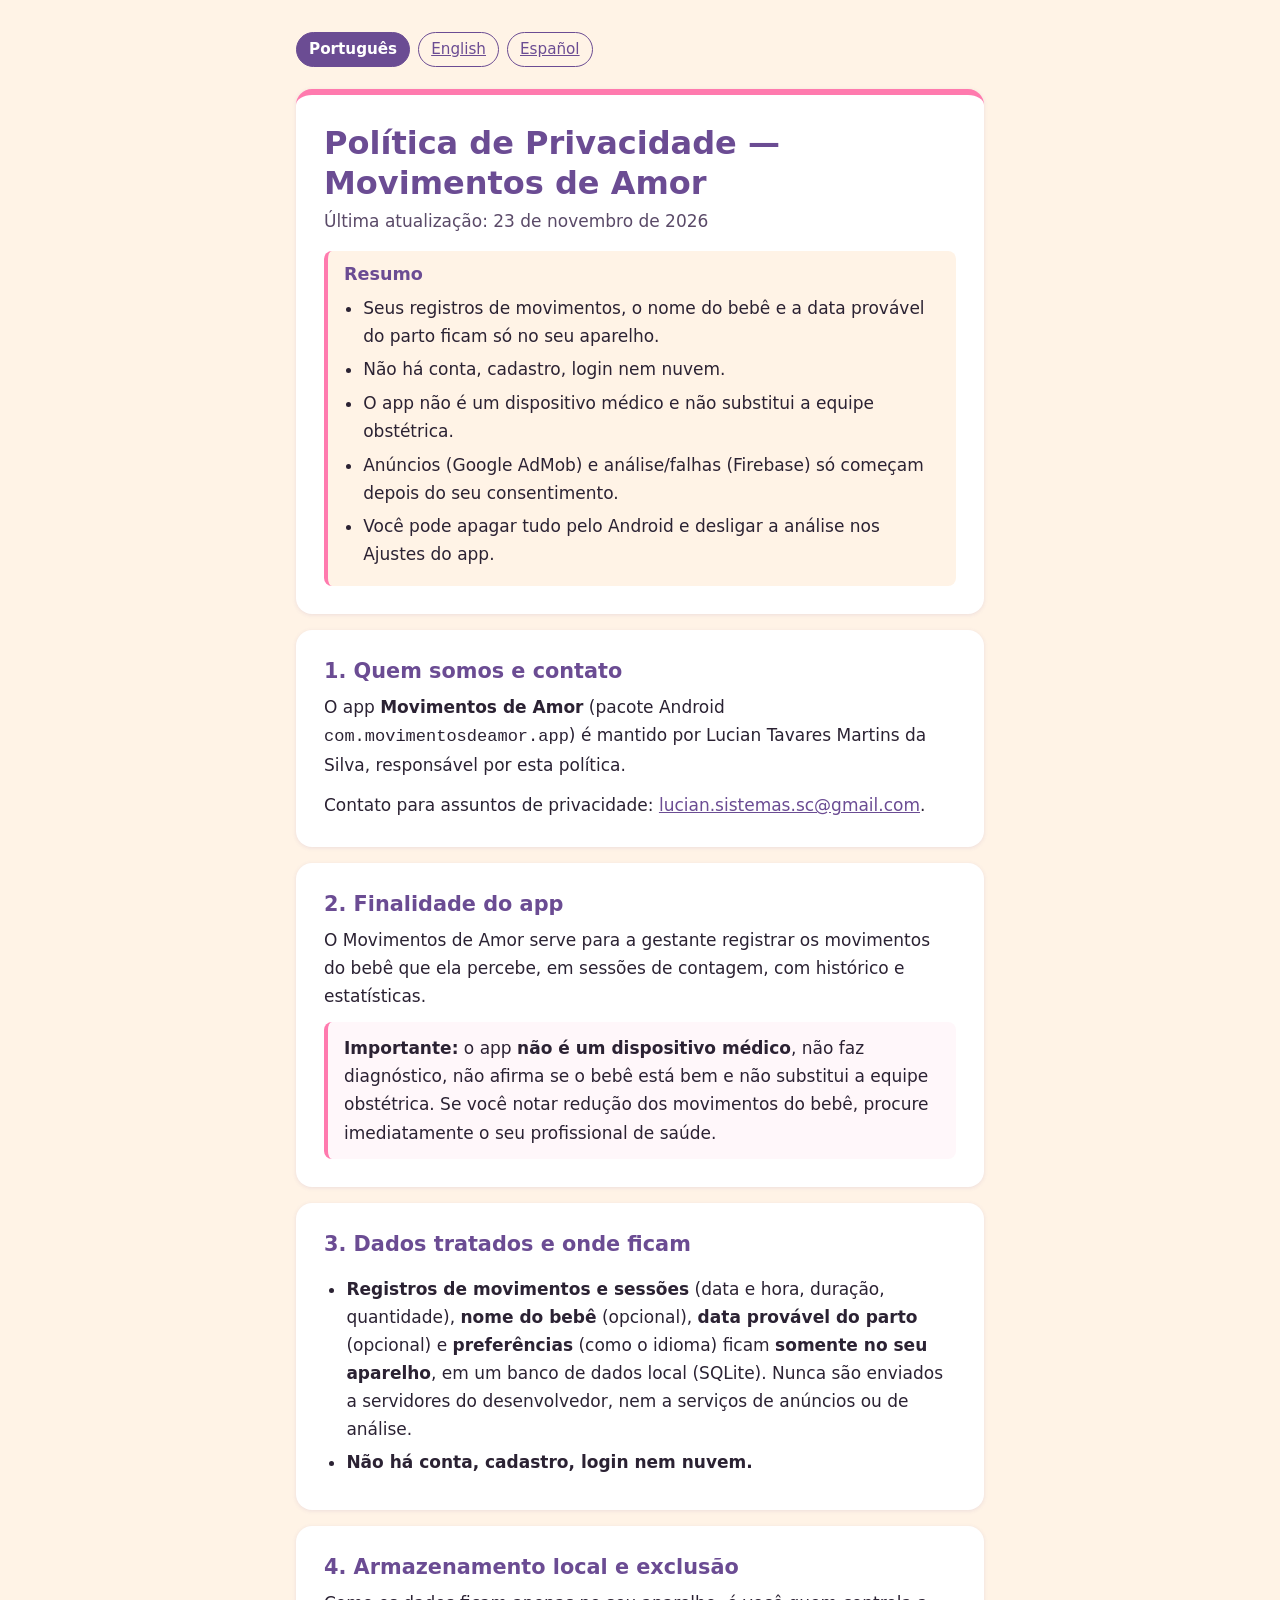
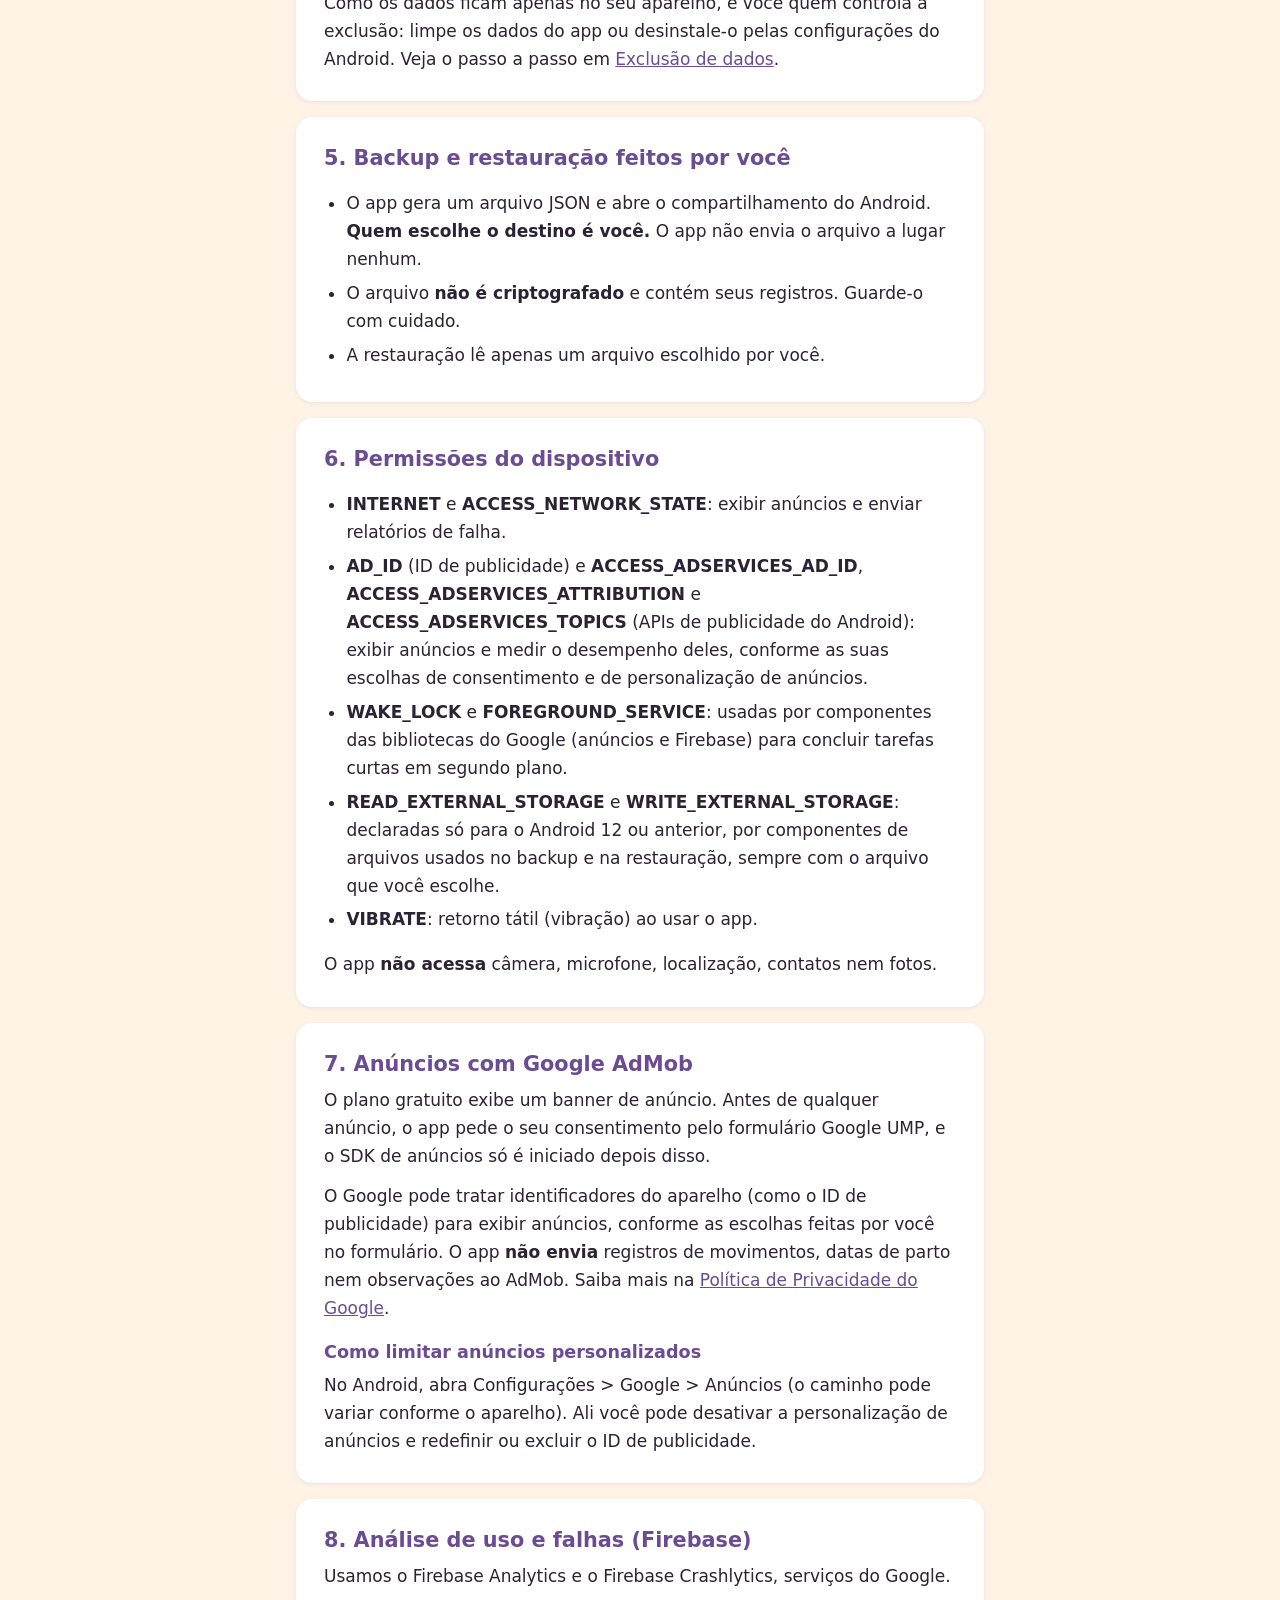
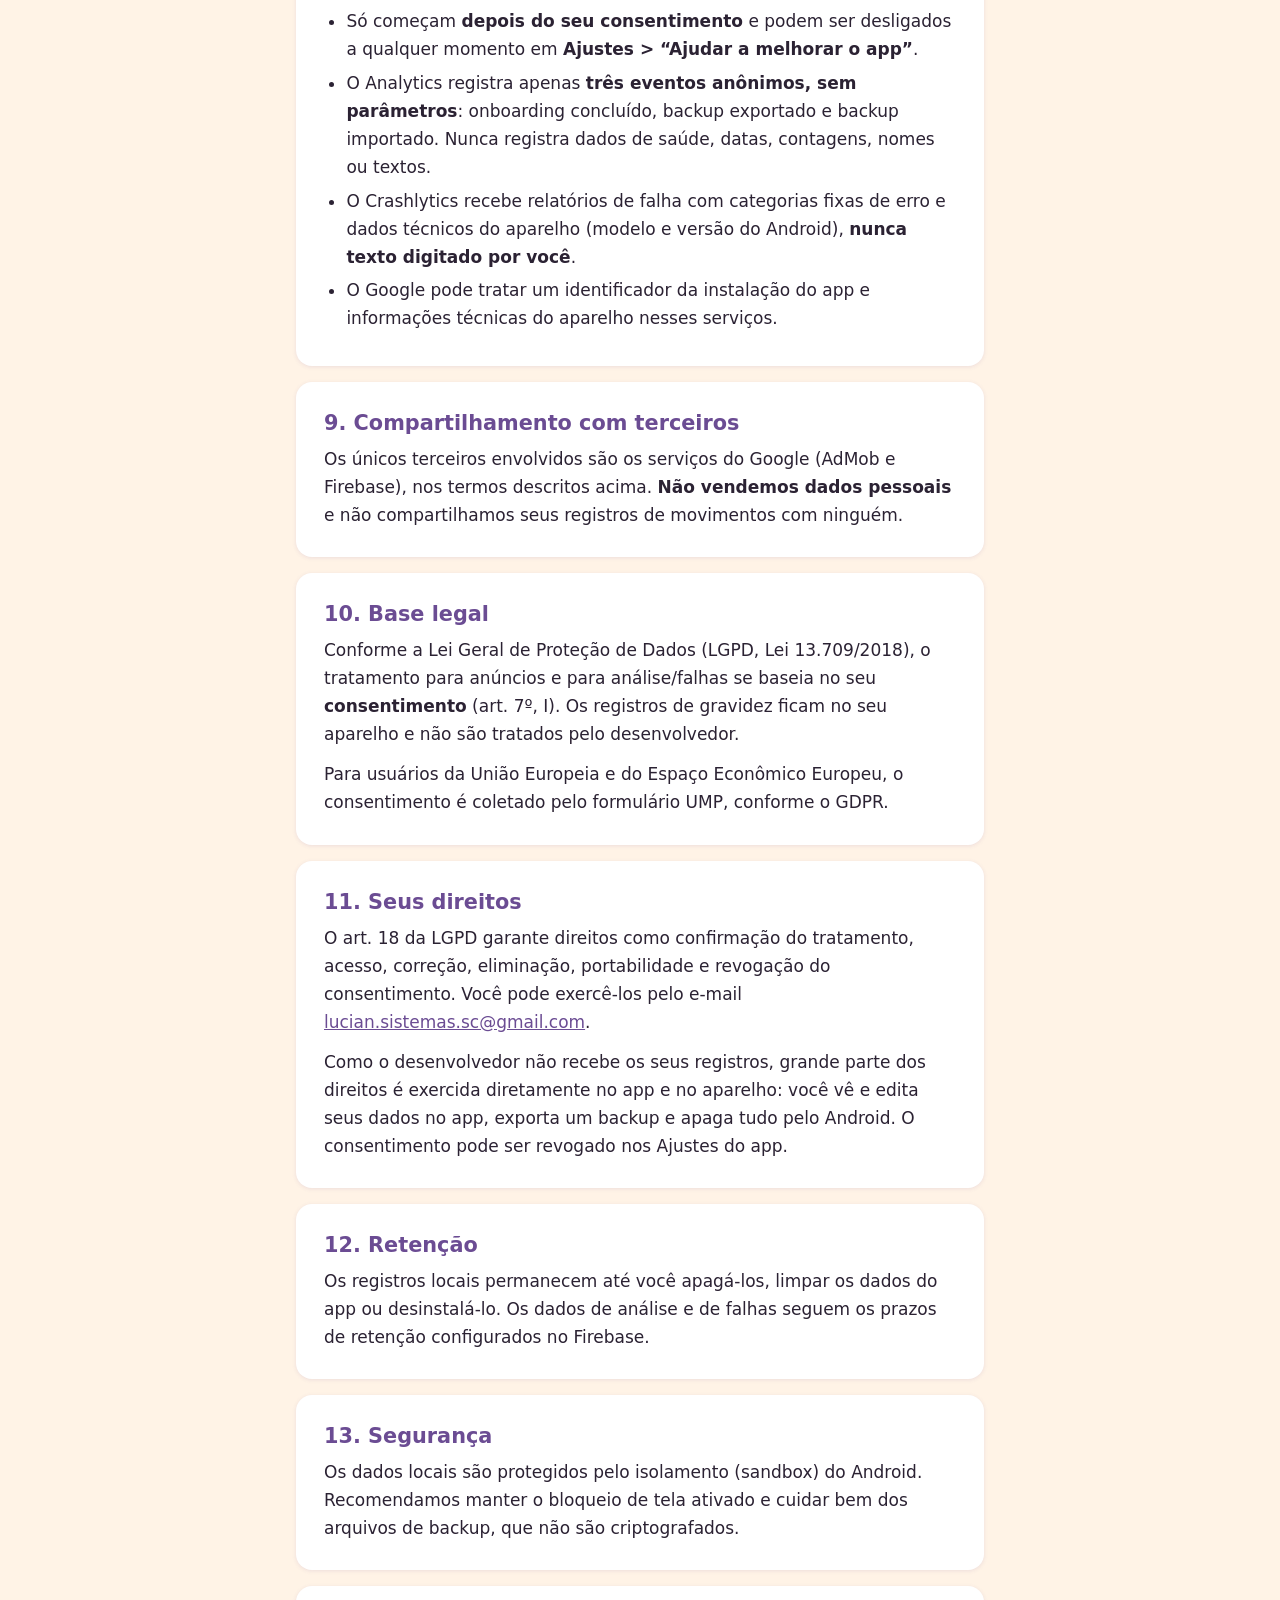
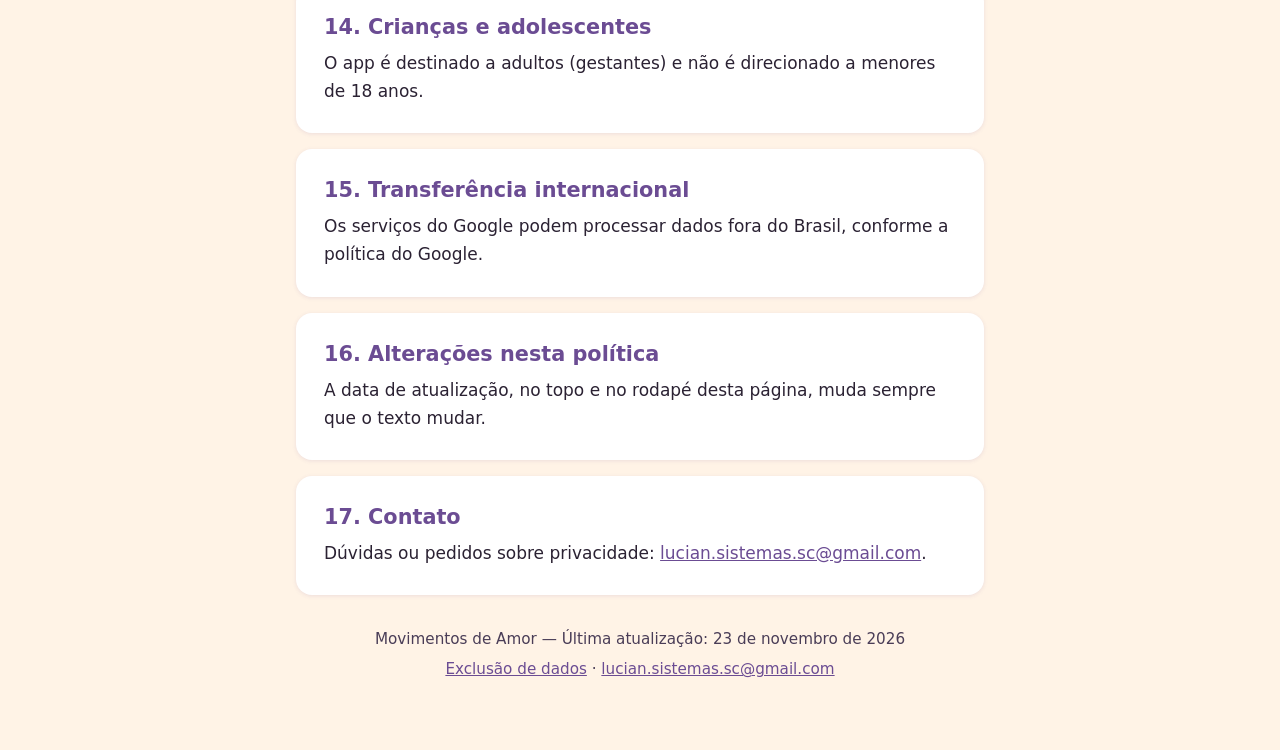
<file: index.html>
<!DOCTYPE html>
<html lang="pt-BR">
<head>
  <meta charset="utf-8">
  <meta name="viewport" content="width=device-width, initial-scale=1">
  <title>Política de Privacidade — Movimentos de Amor</title>
  <meta name="description" content="Política de privacidade do app Android Movimentos de Amor: quais dados são tratados, onde ficam, anúncios, análise e falhas, e seus direitos.">
  <link rel="stylesheet" href="style.css">
</head>
<body>
<!-- ATENÇÃO: atualize esta política (e as versões en/ e es/) ANTES de incluir qualquer novo serviço, SDK ou ferramenta de terceiros no app. -->
<div class="pagina">
  <nav aria-label="Idioma">
    <ul class="idiomas">
      <li><span aria-current="page">Português</span></li>
      <li><a href="en/" hreflang="en" lang="en">English</a></li>
      <li><a href="es/" hreflang="es" lang="es">Español</a></li>
    </ul>
  </nav>

  <header class="cartao">
    <h1>Política de Privacidade — Movimentos de Amor</h1>
    <p class="data">Última atualização: 23 de novembro de 2026</p>
    <div class="resumo">
      <h2>Resumo</h2>
      <ul>
        <li>Seus registros de movimentos, o nome do bebê e a data provável do parto ficam só no seu aparelho.</li>
        <li>Não há conta, cadastro, login nem nuvem.</li>
        <li>O app não é um dispositivo médico e não substitui a equipe obstétrica.</li>
        <li>Anúncios (Google AdMob) e análise/falhas (Firebase) só começam depois do seu consentimento.</li>
        <li>Você pode apagar tudo pelo Android e desligar a análise nos Ajustes do app.</li>
      </ul>
    </div>
  </header>

  <main>
    <section class="cartao" id="quem-somos">
      <h2>1. Quem somos e contato</h2>
      <p>O app <strong>Movimentos de Amor</strong> (pacote Android <code>com.movimentosdeamor.app</code>) é mantido por Lucian Tavares Martins da Silva, responsável por esta política.</p>
      <p>Contato para assuntos de privacidade: <a href="mailto:lucian.sistemas.sc@gmail.com">lucian.sistemas.sc@gmail.com</a>.</p>
    </section>

    <section class="cartao" id="finalidade">
      <h2>2. Finalidade do app</h2>
      <p>O Movimentos de Amor serve para a gestante registrar os movimentos do bebê que ela percebe, em sessões de contagem, com histórico e estatísticas.</p>
      <p class="aviso"><strong>Importante:</strong> o app <strong>não é um dispositivo médico</strong>, não faz diagnóstico, não afirma se o bebê está bem e não substitui a equipe obstétrica. Se você notar redução dos movimentos do bebê, procure imediatamente o seu profissional de saúde.</p>
    </section>

    <section class="cartao" id="dados">
      <h2>3. Dados tratados e onde ficam</h2>
      <ul>
        <li><strong>Registros de movimentos e sessões</strong> (data e hora, duração, quantidade), <strong>nome do bebê</strong> (opcional), <strong>data provável do parto</strong> (opcional) e <strong>preferências</strong> (como o idioma) ficam <strong>somente no seu aparelho</strong>, em um banco de dados local (SQLite). Nunca são enviados a servidores do desenvolvedor, nem a serviços de anúncios ou de análise.</li>
        <li><strong>Não há conta, cadastro, login nem nuvem.</strong></li>
      </ul>
    </section>

    <section class="cartao" id="armazenamento">
      <h2>4. Armazenamento local e exclusão</h2>
      <p>Como os dados ficam apenas no seu aparelho, é você quem controla a exclusão: limpe os dados do app ou desinstale-o pelas configurações do Android. Veja o passo a passo em <a href="exclusao-de-dados.html">Exclusão de dados</a>.</p>
    </section>

    <section class="cartao" id="backup">
      <h2>5. Backup e restauração feitos por você</h2>
      <ul>
        <li>O app gera um arquivo JSON e abre o compartilhamento do Android. <strong>Quem escolhe o destino é você.</strong> O app não envia o arquivo a lugar nenhum.</li>
        <li>O arquivo <strong>não é criptografado</strong> e contém seus registros. Guarde-o com cuidado.</li>
        <li>A restauração lê apenas um arquivo escolhido por você.</li>
      </ul>
    </section>

    <section class="cartao" id="permissoes">
      <h2>6. Permissões do dispositivo</h2>
      <ul>
        <li><strong>INTERNET</strong> e <strong>ACCESS_NETWORK_STATE</strong>: exibir anúncios e enviar relatórios de falha.</li>
        <li><strong>AD_ID</strong> (ID de publicidade) e <strong>ACCESS_ADSERVICES_AD_ID</strong>, <strong>ACCESS_ADSERVICES_ATTRIBUTION</strong> e <strong>ACCESS_ADSERVICES_TOPICS</strong> (APIs de publicidade do Android): exibir anúncios e medir o desempenho deles, conforme as suas escolhas de consentimento e de personalização de anúncios.</li>
        <li><strong>WAKE_LOCK</strong> e <strong>FOREGROUND_SERVICE</strong>: usadas por componentes das bibliotecas do Google (anúncios e Firebase) para concluir tarefas curtas em segundo plano.</li>
        <li><strong>READ_EXTERNAL_STORAGE</strong> e <strong>WRITE_EXTERNAL_STORAGE</strong>: declaradas só para o Android 12 ou anterior, por componentes de arquivos usados no backup e na restauração, sempre com o arquivo que você escolhe.</li>
        <li><strong>VIBRATE</strong>: retorno tátil (vibração) ao usar o app.</li>
      </ul>
      <p>O app <strong>não acessa</strong> câmera, microfone, localização, contatos nem fotos.</p>
    </section>

    <section class="cartao" id="anuncios">
      <h2>7. Anúncios com Google AdMob</h2>
      <p>O plano gratuito exibe um banner de anúncio. Antes de qualquer anúncio, o app pede o seu consentimento pelo formulário Google UMP, e o SDK de anúncios só é iniciado depois disso.</p>
      <p>O Google pode tratar identificadores do aparelho (como o ID de publicidade) para exibir anúncios, conforme as escolhas feitas por você no formulário. O app <strong>não envia</strong> registros de movimentos, datas de parto nem observações ao AdMob. Saiba mais na <a href="https://policies.google.com/privacy" rel="noopener">Política de Privacidade do Google</a>.</p>
      <h3>Como limitar anúncios personalizados</h3>
      <p>No Android, abra Configurações &gt; Google &gt; Anúncios (o caminho pode variar conforme o aparelho). Ali você pode desativar a personalização de anúncios e redefinir ou excluir o ID de publicidade.</p>
    </section>

    <section class="cartao" id="analise">
      <h2>8. Análise de uso e falhas (Firebase)</h2>
      <p>Usamos o Firebase Analytics e o Firebase Crashlytics, serviços do Google.</p>
      <ul>
        <li>Só começam <strong>depois do seu consentimento</strong> e podem ser desligados a qualquer momento em <strong>Ajustes &gt; “Ajudar a melhorar o app”</strong>.</li>
        <li>O Analytics registra apenas <strong>três eventos anônimos, sem parâmetros</strong>: onboarding concluído, backup exportado e backup importado. Nunca registra dados de saúde, datas, contagens, nomes ou textos.</li>
        <li>O Crashlytics recebe relatórios de falha com categorias fixas de erro e dados técnicos do aparelho (modelo e versão do Android), <strong>nunca texto digitado por você</strong>.</li>
        <li>O Google pode tratar um identificador da instalação do app e informações técnicas do aparelho nesses serviços.</li>
      </ul>
      <!-- Esta política deve ser atualizada antes de incluir qualquer novo serviço (análise, anúncios, SDKs de terceiros etc.). -->
    </section>

    <section class="cartao" id="terceiros">
      <h2>9. Compartilhamento com terceiros</h2>
      <p>Os únicos terceiros envolvidos são os serviços do Google (AdMob e Firebase), nos termos descritos acima. <strong>Não vendemos dados pessoais</strong> e não compartilhamos seus registros de movimentos com ninguém.</p>
    </section>

    <section class="cartao" id="base-legal">
      <h2>10. Base legal</h2>
      <p>Conforme a Lei Geral de Proteção de Dados (LGPD, Lei 13.709/2018), o tratamento para anúncios e para análise/falhas se baseia no seu <strong>consentimento</strong> (art. 7º, I). Os registros de gravidez ficam no seu aparelho e não são tratados pelo desenvolvedor.</p>
      <p>Para usuários da União Europeia e do Espaço Econômico Europeu, o consentimento é coletado pelo formulário UMP, conforme o GDPR.</p>
    </section>

    <section class="cartao" id="direitos">
      <h2>11. Seus direitos</h2>
      <p>O art. 18 da LGPD garante direitos como confirmação do tratamento, acesso, correção, eliminação, portabilidade e revogação do consentimento. Você pode exercê-los pelo e-mail <a href="mailto:lucian.sistemas.sc@gmail.com">lucian.sistemas.sc@gmail.com</a>.</p>
      <p>Como o desenvolvedor não recebe os seus registros, grande parte dos direitos é exercida diretamente no app e no aparelho: você vê e edita seus dados no app, exporta um backup e apaga tudo pelo Android. O consentimento pode ser revogado nos Ajustes do app.</p>
    </section>

    <section class="cartao" id="retencao">
      <h2>12. Retenção</h2>
      <p>Os registros locais permanecem até você apagá-los, limpar os dados do app ou desinstalá-lo. Os dados de análise e de falhas seguem os prazos de retenção configurados no Firebase.</p>
    </section>

    <section class="cartao" id="seguranca">
      <h2>13. Segurança</h2>
      <p>Os dados locais são protegidos pelo isolamento (sandbox) do Android. Recomendamos manter o bloqueio de tela ativado e cuidar bem dos arquivos de backup, que não são criptografados.</p>
    </section>

    <section class="cartao" id="criancas">
      <h2>14. Crianças e adolescentes</h2>
      <p>O app é destinado a adultos (gestantes) e não é direcionado a menores de 18 anos.</p>
    </section>

    <section class="cartao" id="transferencia">
      <h2>15. Transferência internacional</h2>
      <p>Os serviços do Google podem processar dados fora do Brasil, conforme a política do Google.</p>
    </section>

    <section class="cartao" id="alteracoes">
      <h2>16. Alterações nesta política</h2>
      <p>A data de atualização, no topo e no rodapé desta página, muda sempre que o texto mudar.</p>
    </section>

    <section class="cartao" id="contato">
      <h2>17. Contato</h2>
      <p>Dúvidas ou pedidos sobre privacidade: <a href="mailto:lucian.sistemas.sc@gmail.com">lucian.sistemas.sc@gmail.com</a>.</p>
    </section>
  </main>

  <footer>
    <p>Movimentos de Amor — Última atualização: 23 de novembro de 2026</p>
    <p><a href="exclusao-de-dados.html">Exclusão de dados</a> · <a href="mailto:lucian.sistemas.sc@gmail.com">lucian.sistemas.sc@gmail.com</a></p>
  </footer>
</div>
</body>
</html>
</file>
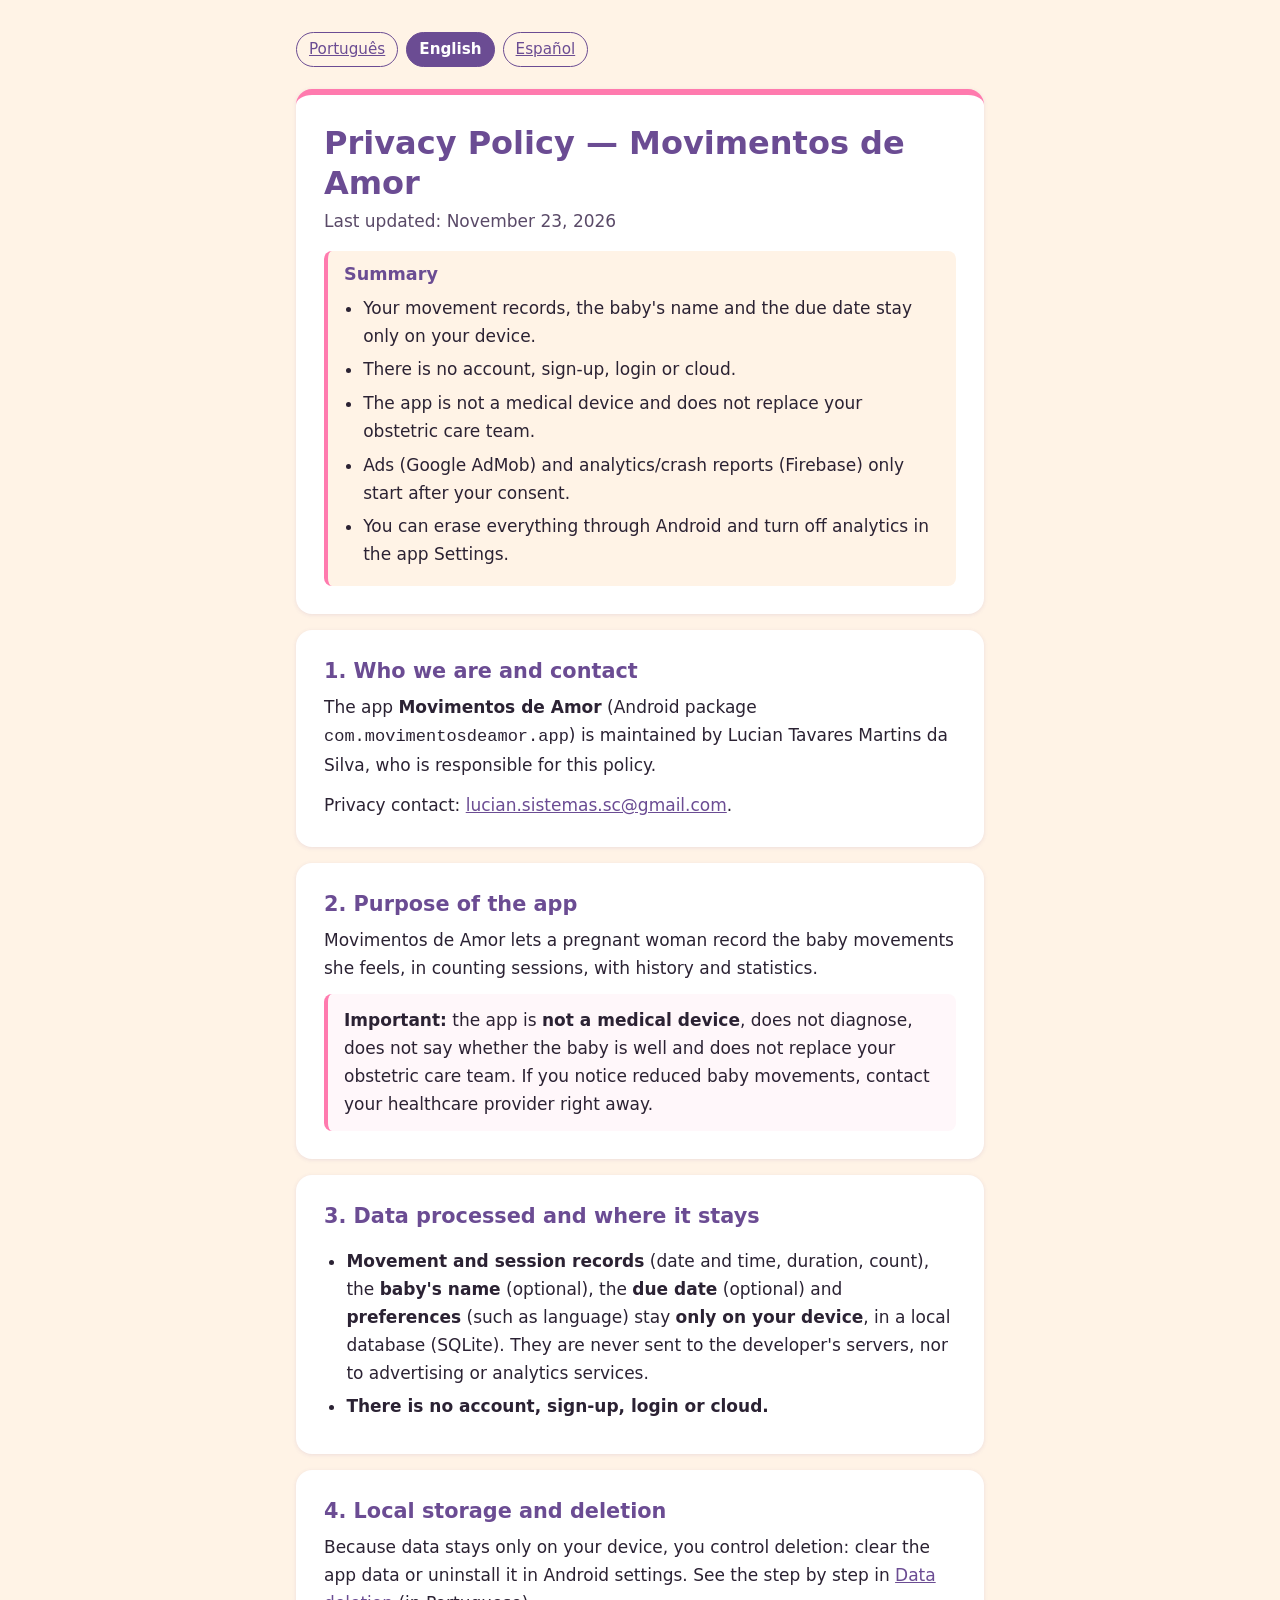
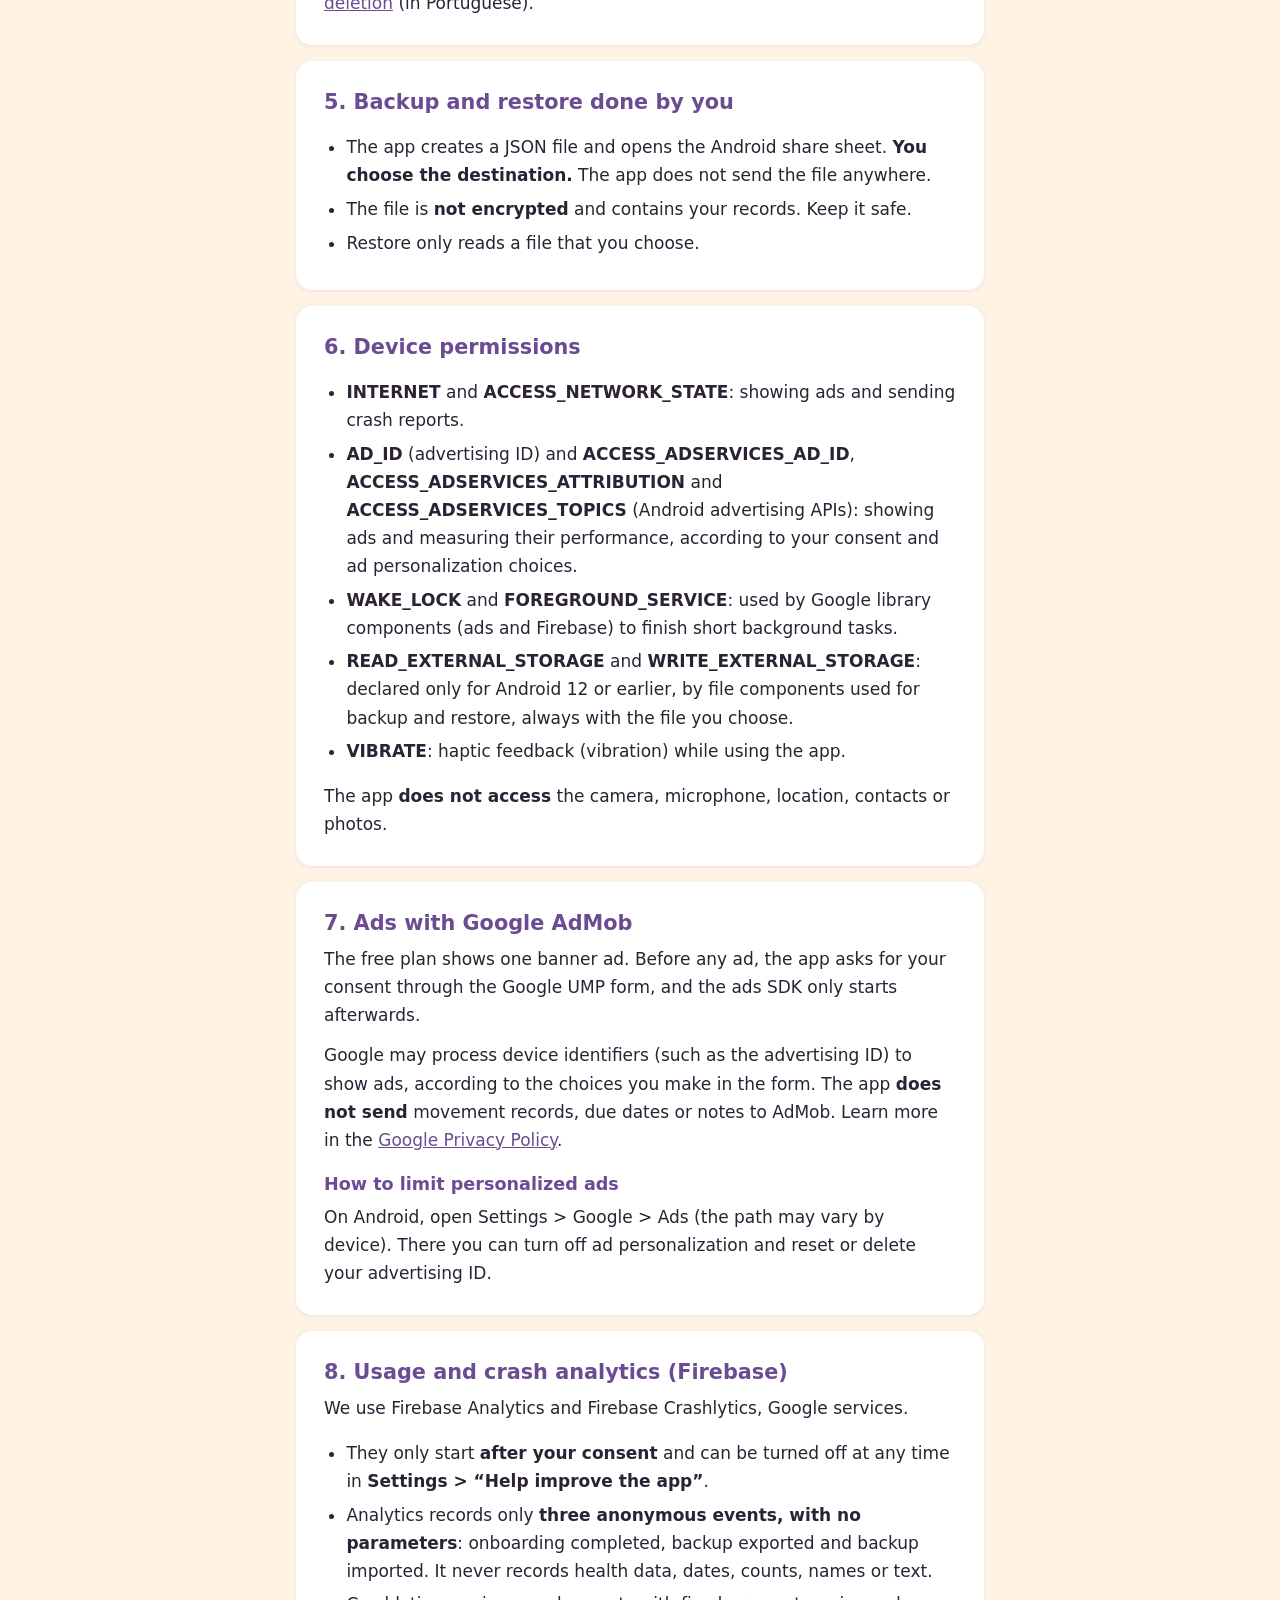
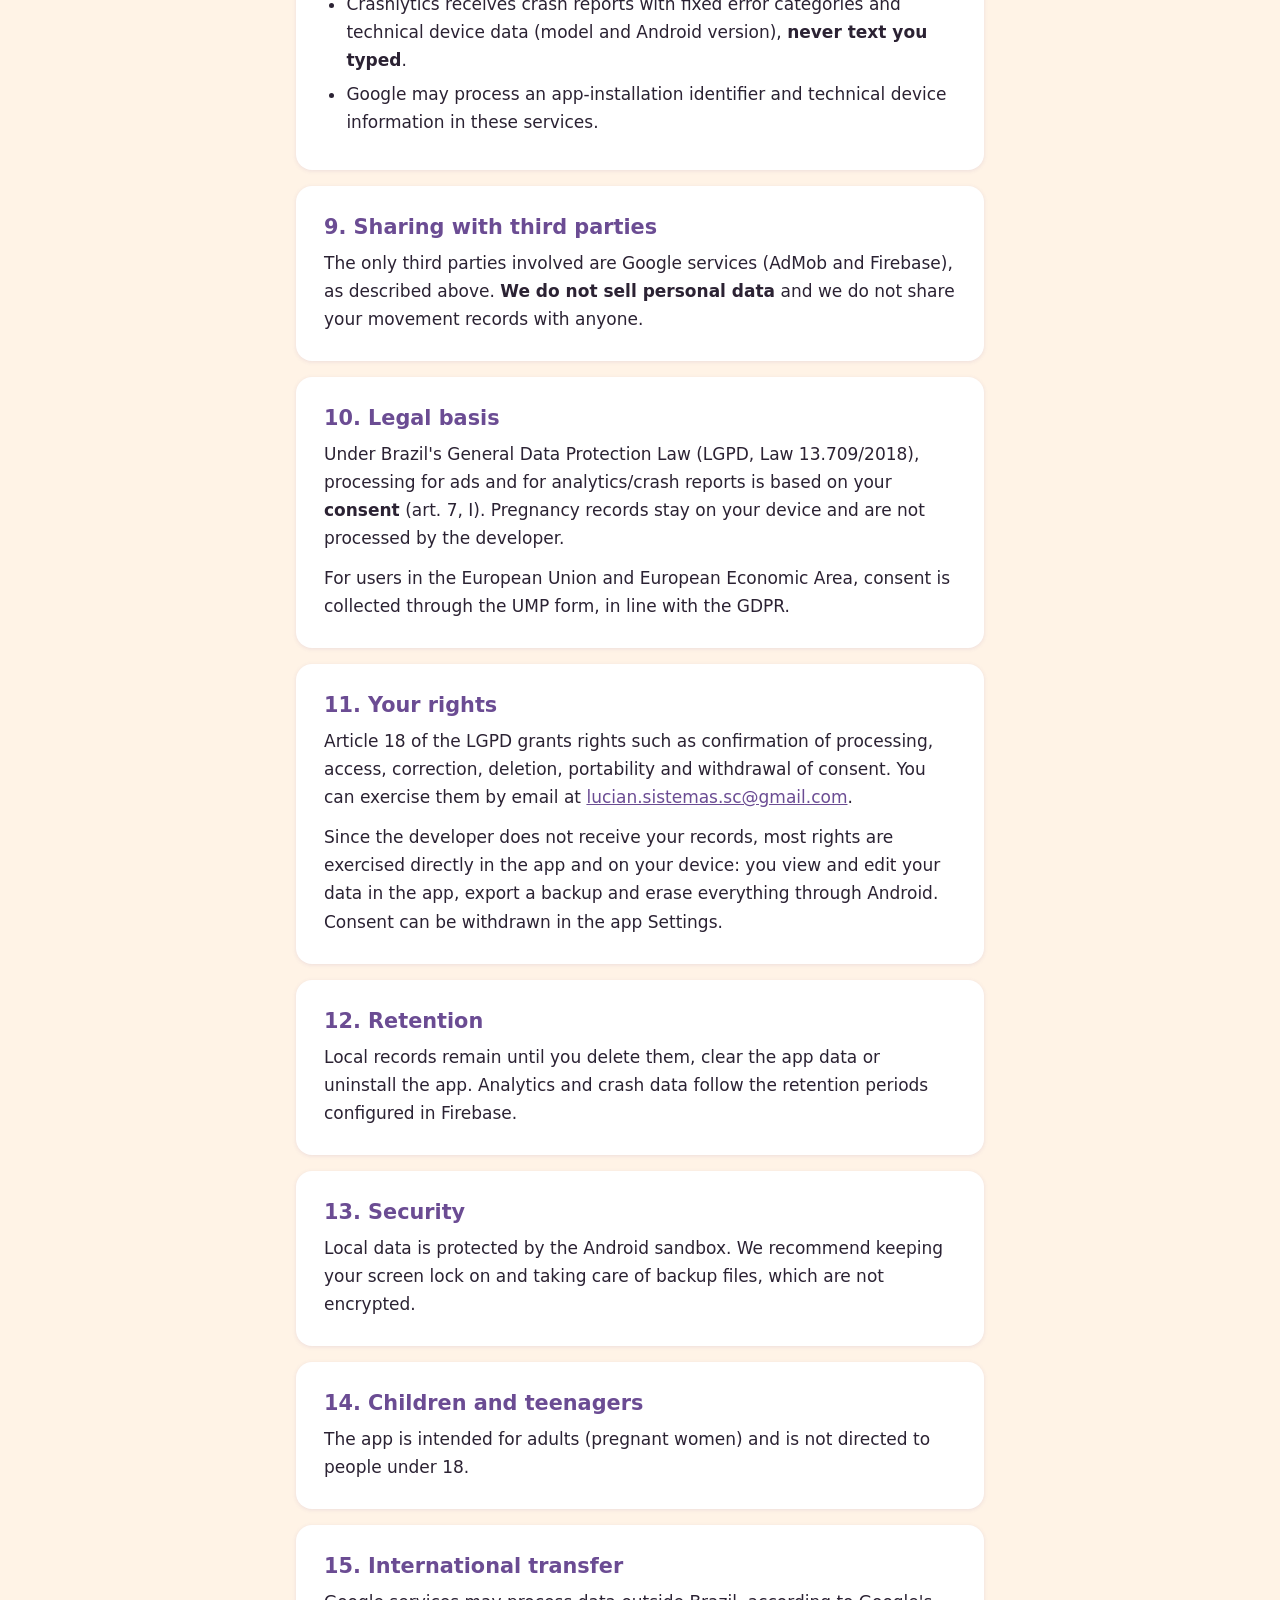
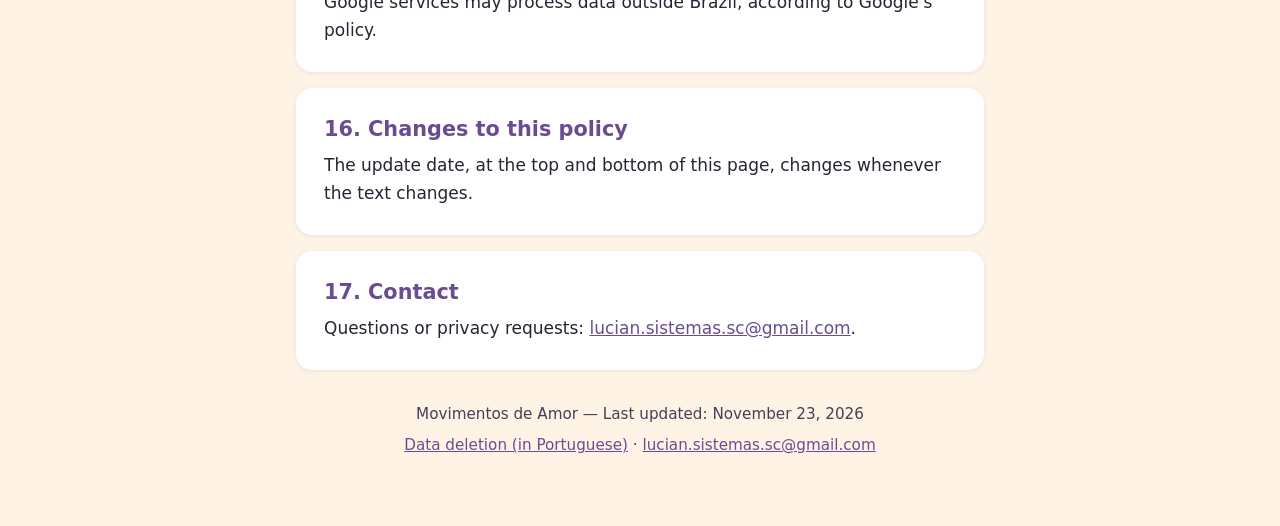
<file: en/index.html>
<!DOCTYPE html>
<html lang="en">
<head>
  <meta charset="utf-8">
  <meta name="viewport" content="width=device-width, initial-scale=1">
  <title>Privacy Policy — Movimentos de Amor</title>
  <meta name="description" content="Privacy policy of the Movimentos de Amor Android app: what data is processed, where it stays, ads, analytics and crash reports, and your rights.">
  <link rel="stylesheet" href="../style.css">
</head>
<body>
<!-- NOTICE: update this policy (and the pt-BR and es versions) BEFORE adding any new service, SDK or third-party tool to the app. -->
<div class="pagina">
  <nav aria-label="Language">
    <ul class="idiomas">
      <li><a href="../" hreflang="pt-BR" lang="pt-BR">Português</a></li>
      <li><span aria-current="page">English</span></li>
      <li><a href="../es/" hreflang="es" lang="es">Español</a></li>
    </ul>
  </nav>

  <header class="cartao">
    <h1>Privacy Policy — Movimentos de Amor</h1>
    <p class="data">Last updated: November 23, 2026</p>
    <div class="resumo">
      <h2>Summary</h2>
      <ul>
        <li>Your movement records, the baby's name and the due date stay only on your device.</li>
        <li>There is no account, sign-up, login or cloud.</li>
        <li>The app is not a medical device and does not replace your obstetric care team.</li>
        <li>Ads (Google AdMob) and analytics/crash reports (Firebase) only start after your consent.</li>
        <li>You can erase everything through Android and turn off analytics in the app Settings.</li>
      </ul>
    </div>
  </header>

  <main>
    <section class="cartao" id="who-we-are">
      <h2>1. Who we are and contact</h2>
      <p>The app <strong>Movimentos de Amor</strong> (Android package <code>com.movimentosdeamor.app</code>) is maintained by Lucian Tavares Martins da Silva, who is responsible for this policy.</p>
      <p>Privacy contact: <a href="mailto:lucian.sistemas.sc@gmail.com">lucian.sistemas.sc@gmail.com</a>.</p>
    </section>

    <section class="cartao" id="purpose">
      <h2>2. Purpose of the app</h2>
      <p>Movimentos de Amor lets a pregnant woman record the baby movements she feels, in counting sessions, with history and statistics.</p>
      <p class="aviso"><strong>Important:</strong> the app is <strong>not a medical device</strong>, does not diagnose, does not say whether the baby is well and does not replace your obstetric care team. If you notice reduced baby movements, contact your healthcare provider right away.</p>
    </section>

    <section class="cartao" id="data">
      <h2>3. Data processed and where it stays</h2>
      <ul>
        <li><strong>Movement and session records</strong> (date and time, duration, count), the <strong>baby's name</strong> (optional), the <strong>due date</strong> (optional) and <strong>preferences</strong> (such as language) stay <strong>only on your device</strong>, in a local database (SQLite). They are never sent to the developer's servers, nor to advertising or analytics services.</li>
        <li><strong>There is no account, sign-up, login or cloud.</strong></li>
      </ul>
    </section>

    <section class="cartao" id="storage">
      <h2>4. Local storage and deletion</h2>
      <p>Because data stays only on your device, you control deletion: clear the app data or uninstall it in Android settings. See the step by step in <a href="../exclusao-de-dados.html" hreflang="pt-BR">Data deletion</a> (in Portuguese).</p>
    </section>

    <section class="cartao" id="backup">
      <h2>5. Backup and restore done by you</h2>
      <ul>
        <li>The app creates a JSON file and opens the Android share sheet. <strong>You choose the destination.</strong> The app does not send the file anywhere.</li>
        <li>The file is <strong>not encrypted</strong> and contains your records. Keep it safe.</li>
        <li>Restore only reads a file that you choose.</li>
      </ul>
    </section>

    <section class="cartao" id="permissions">
      <h2>6. Device permissions</h2>
      <ul>
        <li><strong>INTERNET</strong> and <strong>ACCESS_NETWORK_STATE</strong>: showing ads and sending crash reports.</li>
        <li><strong>AD_ID</strong> (advertising ID) and <strong>ACCESS_ADSERVICES_AD_ID</strong>, <strong>ACCESS_ADSERVICES_ATTRIBUTION</strong> and <strong>ACCESS_ADSERVICES_TOPICS</strong> (Android advertising APIs): showing ads and measuring their performance, according to your consent and ad personalization choices.</li>
        <li><strong>WAKE_LOCK</strong> and <strong>FOREGROUND_SERVICE</strong>: used by Google library components (ads and Firebase) to finish short background tasks.</li>
        <li><strong>READ_EXTERNAL_STORAGE</strong> and <strong>WRITE_EXTERNAL_STORAGE</strong>: declared only for Android 12 or earlier, by file components used for backup and restore, always with the file you choose.</li>
        <li><strong>VIBRATE</strong>: haptic feedback (vibration) while using the app.</li>
      </ul>
      <p>The app <strong>does not access</strong> the camera, microphone, location, contacts or photos.</p>
    </section>

    <section class="cartao" id="ads">
      <h2>7. Ads with Google AdMob</h2>
      <p>The free plan shows one banner ad. Before any ad, the app asks for your consent through the Google UMP form, and the ads SDK only starts afterwards.</p>
      <p>Google may process device identifiers (such as the advertising ID) to show ads, according to the choices you make in the form. The app <strong>does not send</strong> movement records, due dates or notes to AdMob. Learn more in the <a href="https://policies.google.com/privacy" rel="noopener">Google Privacy Policy</a>.</p>
      <h3>How to limit personalized ads</h3>
      <p>On Android, open Settings &gt; Google &gt; Ads (the path may vary by device). There you can turn off ad personalization and reset or delete your advertising ID.</p>
    </section>

    <section class="cartao" id="analytics">
      <h2>8. Usage and crash analytics (Firebase)</h2>
      <p>We use Firebase Analytics and Firebase Crashlytics, Google services.</p>
      <ul>
        <li>They only start <strong>after your consent</strong> and can be turned off at any time in <strong>Settings &gt; “Help improve the app”</strong>.</li>
        <li>Analytics records only <strong>three anonymous events, with no parameters</strong>: onboarding completed, backup exported and backup imported. It never records health data, dates, counts, names or text.</li>
        <li>Crashlytics receives crash reports with fixed error categories and technical device data (model and Android version), <strong>never text you typed</strong>.</li>
        <li>Google may process an app-installation identifier and technical device information in these services.</li>
      </ul>
    </section>

    <section class="cartao" id="third-parties">
      <h2>9. Sharing with third parties</h2>
      <p>The only third parties involved are Google services (AdMob and Firebase), as described above. <strong>We do not sell personal data</strong> and we do not share your movement records with anyone.</p>
    </section>

    <section class="cartao" id="legal-basis">
      <h2>10. Legal basis</h2>
      <p>Under Brazil's General Data Protection Law (LGPD, Law 13.709/2018), processing for ads and for analytics/crash reports is based on your <strong>consent</strong> (art. 7, I). Pregnancy records stay on your device and are not processed by the developer.</p>
      <p>For users in the European Union and European Economic Area, consent is collected through the UMP form, in line with the GDPR.</p>
    </section>

    <section class="cartao" id="rights">
      <h2>11. Your rights</h2>
      <p>Article 18 of the LGPD grants rights such as confirmation of processing, access, correction, deletion, portability and withdrawal of consent. You can exercise them by email at <a href="mailto:lucian.sistemas.sc@gmail.com">lucian.sistemas.sc@gmail.com</a>.</p>
      <p>Since the developer does not receive your records, most rights are exercised directly in the app and on your device: you view and edit your data in the app, export a backup and erase everything through Android. Consent can be withdrawn in the app Settings.</p>
    </section>

    <section class="cartao" id="retention">
      <h2>12. Retention</h2>
      <p>Local records remain until you delete them, clear the app data or uninstall the app. Analytics and crash data follow the retention periods configured in Firebase.</p>
    </section>

    <section class="cartao" id="security">
      <h2>13. Security</h2>
      <p>Local data is protected by the Android sandbox. We recommend keeping your screen lock on and taking care of backup files, which are not encrypted.</p>
    </section>

    <section class="cartao" id="children">
      <h2>14. Children and teenagers</h2>
      <p>The app is intended for adults (pregnant women) and is not directed to people under 18.</p>
    </section>

    <section class="cartao" id="international">
      <h2>15. International transfer</h2>
      <p>Google services may process data outside Brazil, according to Google's policy.</p>
    </section>

    <section class="cartao" id="changes">
      <h2>16. Changes to this policy</h2>
      <p>The update date, at the top and bottom of this page, changes whenever the text changes.</p>
    </section>

    <section class="cartao" id="contact">
      <h2>17. Contact</h2>
      <p>Questions or privacy requests: <a href="mailto:lucian.sistemas.sc@gmail.com">lucian.sistemas.sc@gmail.com</a>.</p>
    </section>
  </main>

  <footer>
    <p>Movimentos de Amor — Last updated: November 23, 2026</p>
    <p><a href="../exclusao-de-dados.html" hreflang="pt-BR">Data deletion (in Portuguese)</a> · <a href="mailto:lucian.sistemas.sc@gmail.com">lucian.sistemas.sc@gmail.com</a></p>
  </footer>
</div>
</body>
</html>
</file>
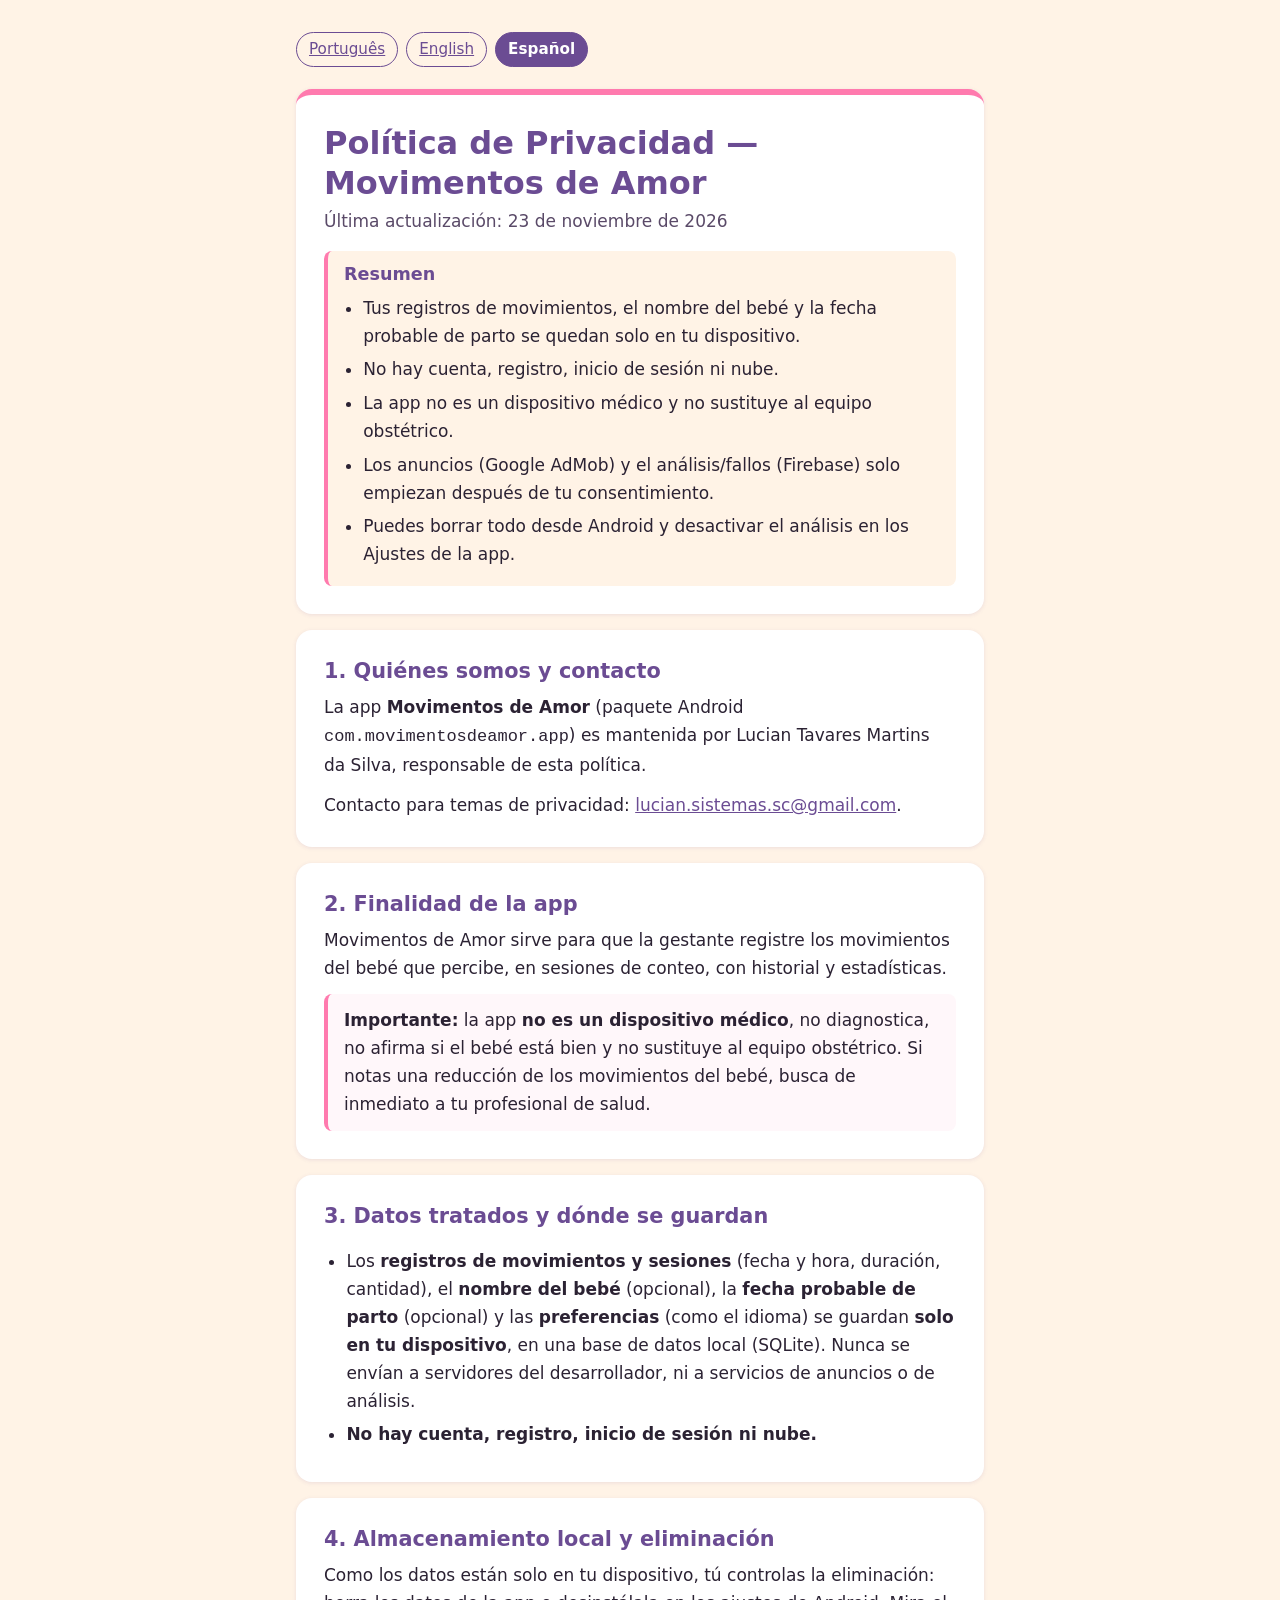
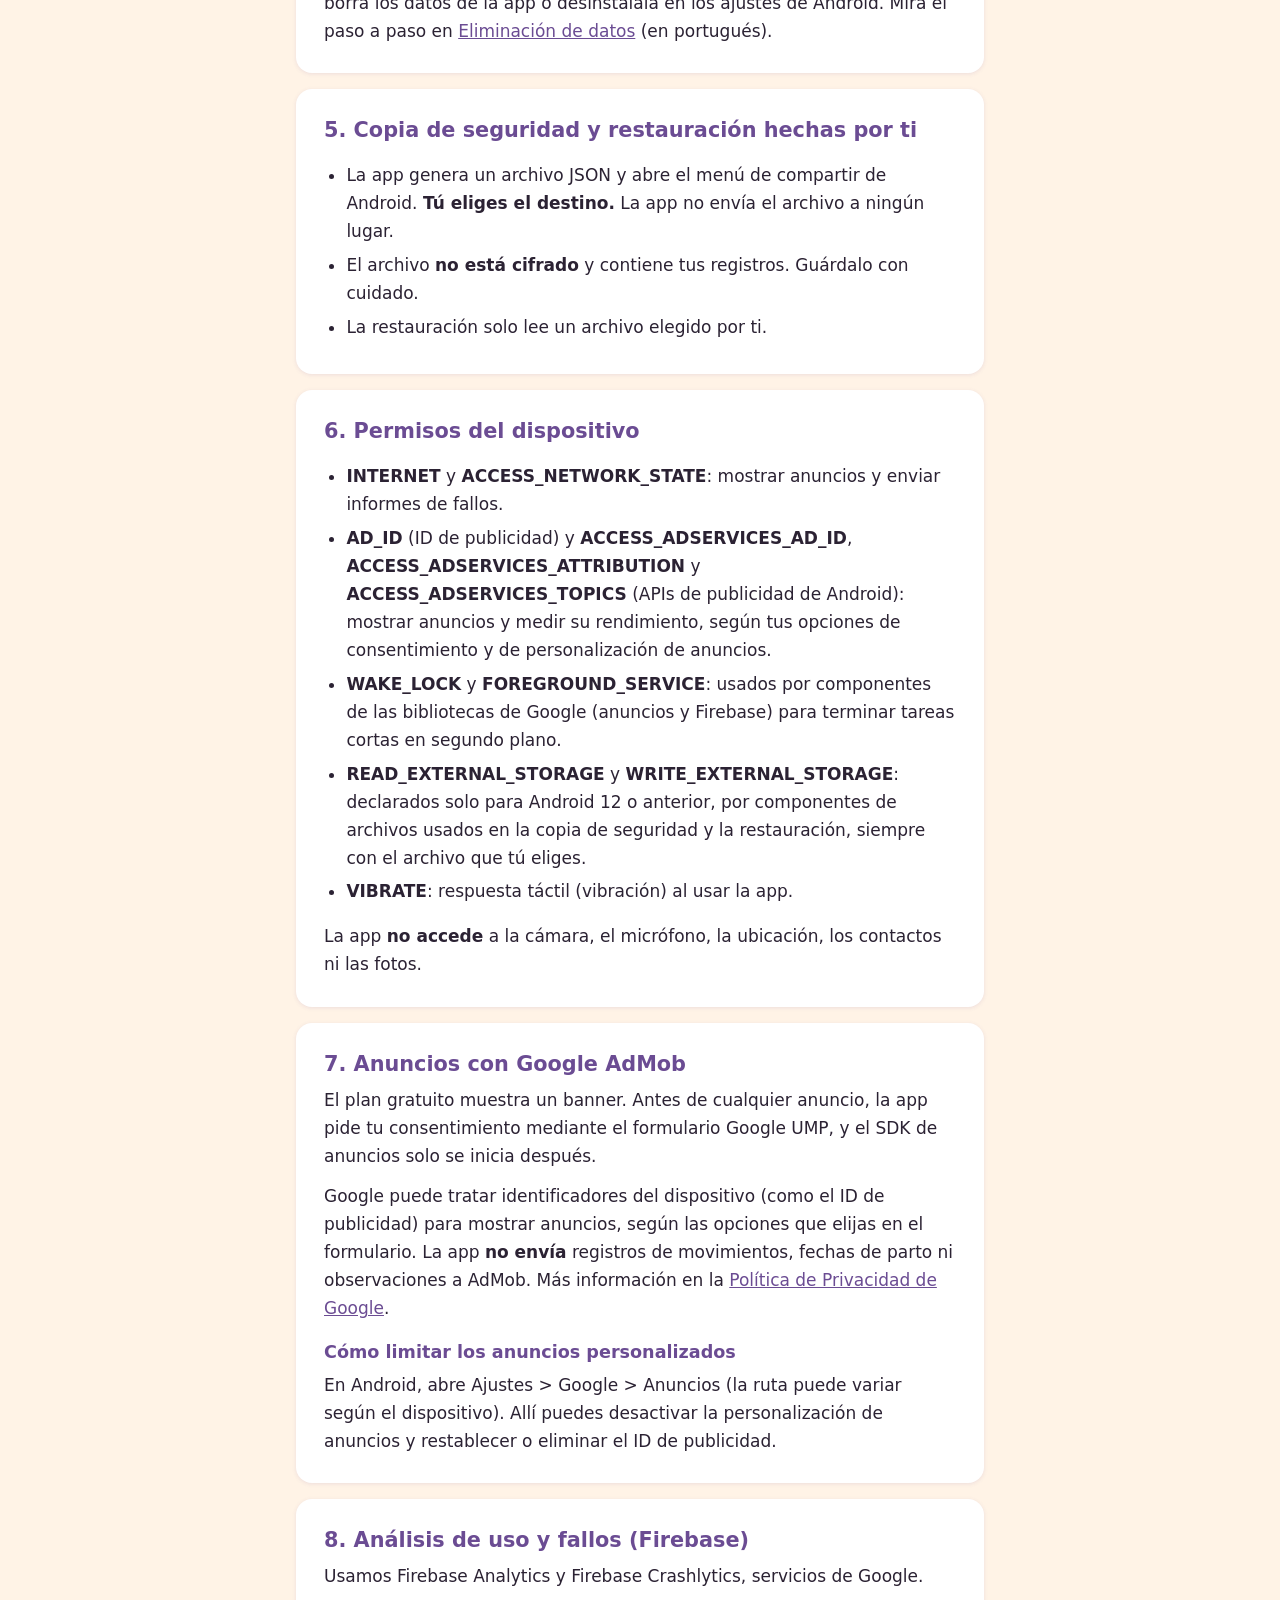
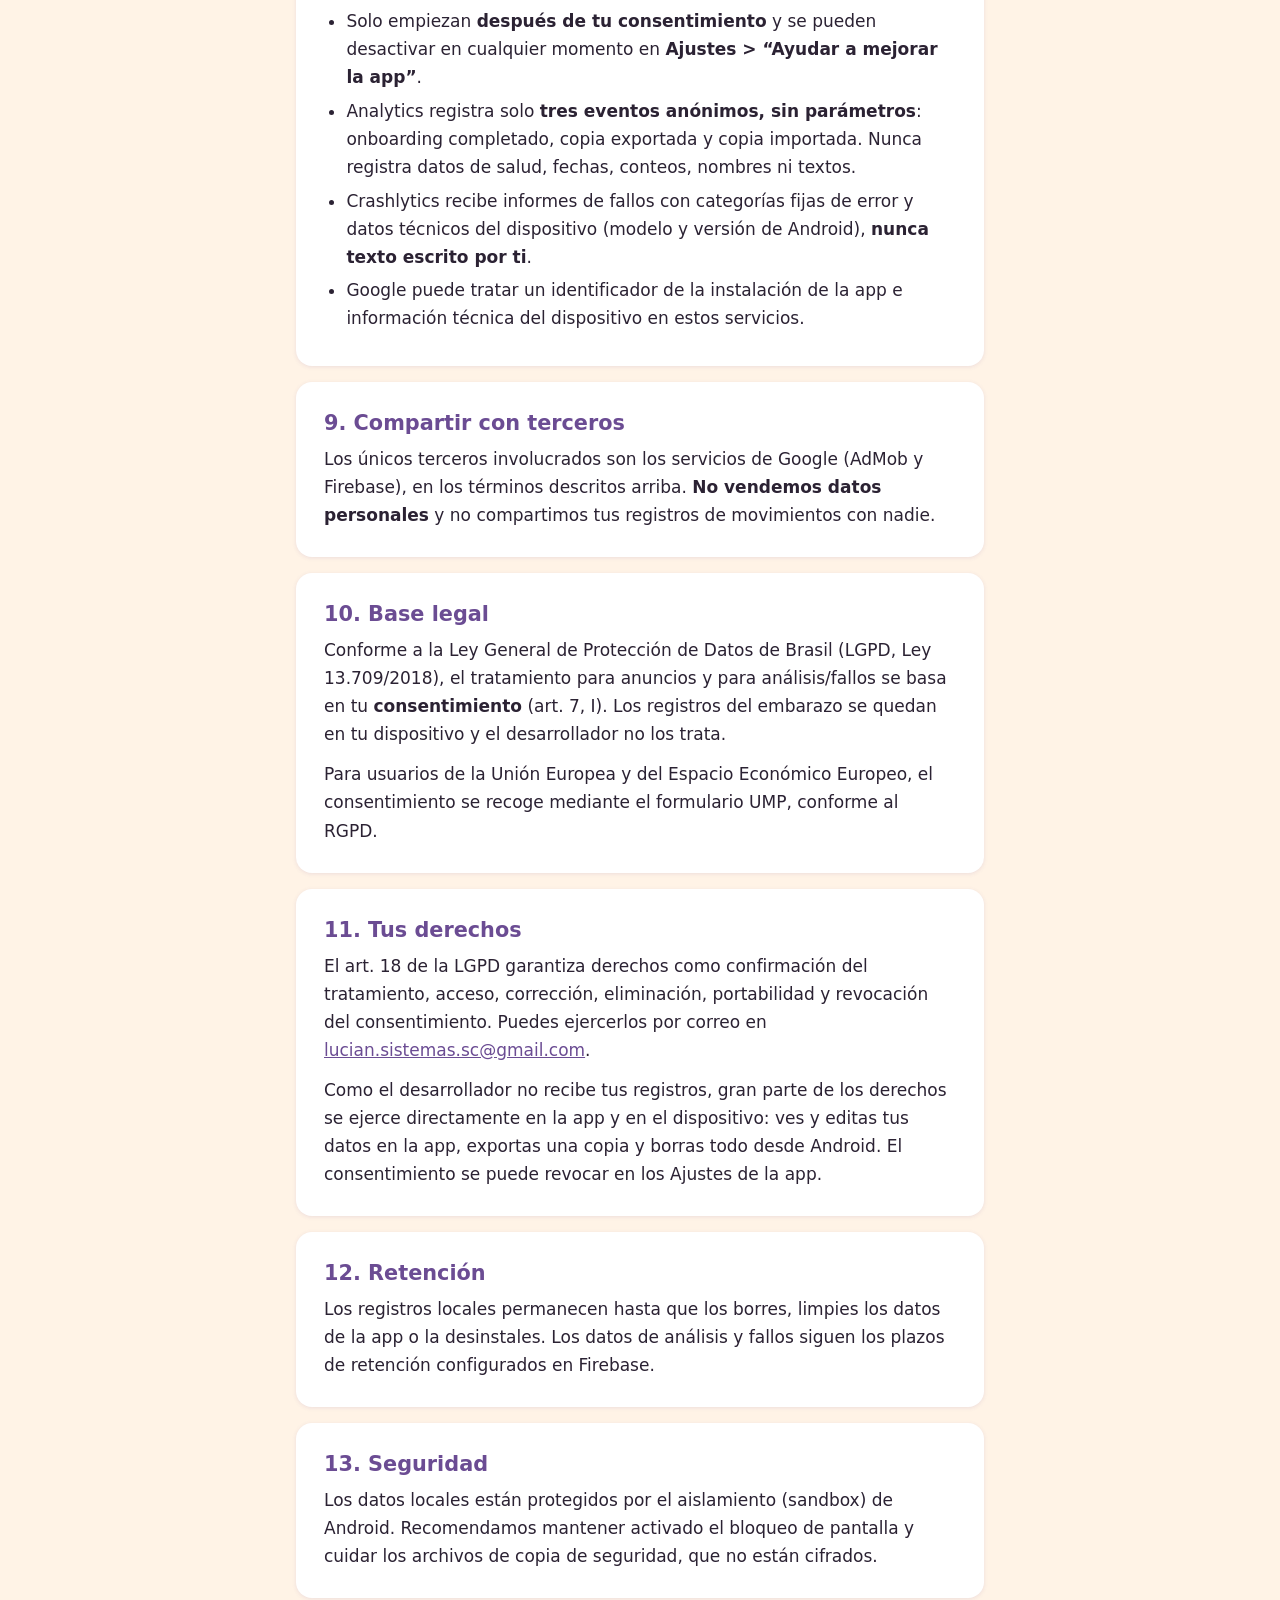
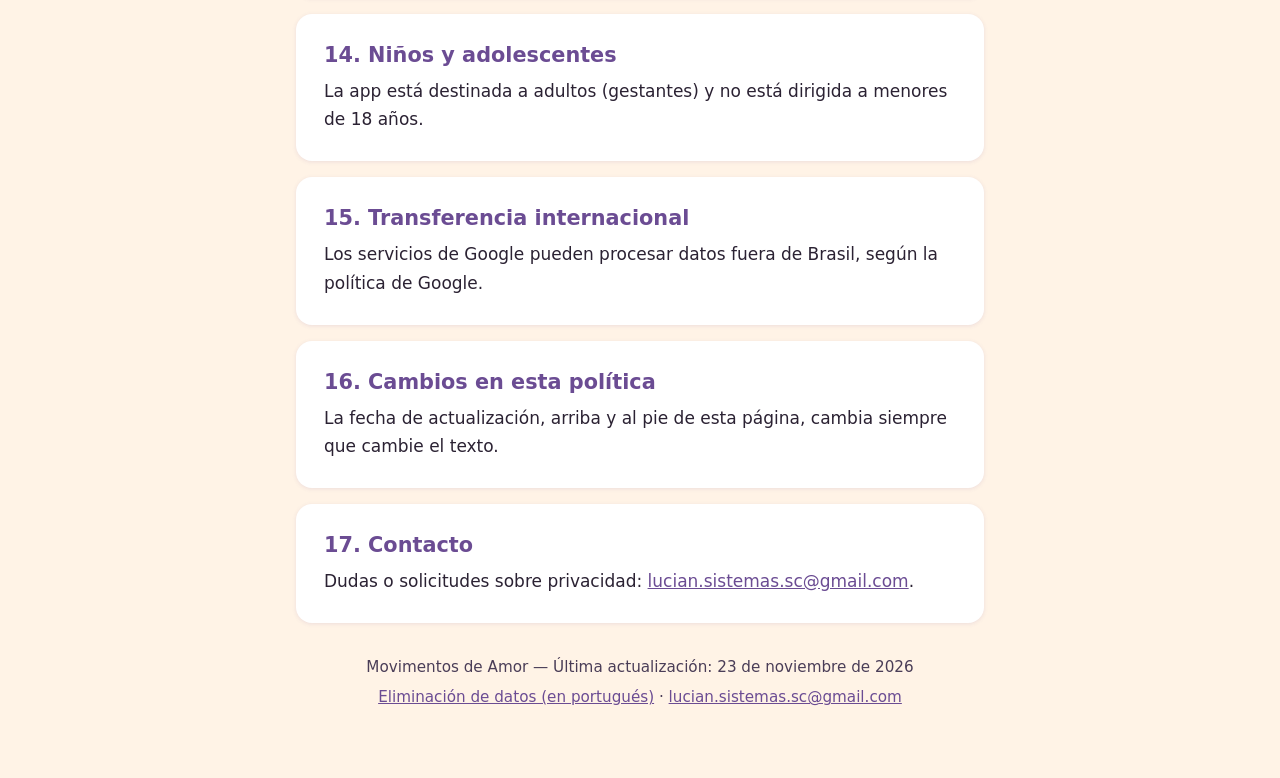
<file: es/index.html>
<!DOCTYPE html>
<html lang="es">
<head>
  <meta charset="utf-8">
  <meta name="viewport" content="width=device-width, initial-scale=1">
  <title>Política de Privacidad — Movimentos de Amor</title>
  <meta name="description" content="Política de privacidad de la app Android Movimentos de Amor: qué datos se tratan, dónde se guardan, anuncios, análisis y fallos, y tus derechos.">
  <link rel="stylesheet" href="../style.css">
</head>
<body>
<!-- AVISO: actualiza esta política (y las versiones pt-BR y en) ANTES de incluir cualquier nuevo servicio, SDK o herramienta de terceros en la app. -->
<div class="pagina">
  <nav aria-label="Idioma">
    <ul class="idiomas">
      <li><a href="../" hreflang="pt-BR" lang="pt-BR">Português</a></li>
      <li><a href="../en/" hreflang="en" lang="en">English</a></li>
      <li><span aria-current="page">Español</span></li>
    </ul>
  </nav>

  <header class="cartao">
    <h1>Política de Privacidad — Movimentos de Amor</h1>
    <p class="data">Última actualización: 23 de noviembre de 2026</p>
    <div class="resumo">
      <h2>Resumen</h2>
      <ul>
        <li>Tus registros de movimientos, el nombre del bebé y la fecha probable de parto se quedan solo en tu dispositivo.</li>
        <li>No hay cuenta, registro, inicio de sesión ni nube.</li>
        <li>La app no es un dispositivo médico y no sustituye al equipo obstétrico.</li>
        <li>Los anuncios (Google AdMob) y el análisis/fallos (Firebase) solo empiezan después de tu consentimiento.</li>
        <li>Puedes borrar todo desde Android y desactivar el análisis en los Ajustes de la app.</li>
      </ul>
    </div>
  </header>

  <main>
    <section class="cartao" id="quienes-somos">
      <h2>1. Quiénes somos y contacto</h2>
      <p>La app <strong>Movimentos de Amor</strong> (paquete Android <code>com.movimentosdeamor.app</code>) es mantenida por Lucian Tavares Martins da Silva, responsable de esta política.</p>
      <p>Contacto para temas de privacidad: <a href="mailto:lucian.sistemas.sc@gmail.com">lucian.sistemas.sc@gmail.com</a>.</p>
    </section>

    <section class="cartao" id="finalidad">
      <h2>2. Finalidad de la app</h2>
      <p>Movimentos de Amor sirve para que la gestante registre los movimientos del bebé que percibe, en sesiones de conteo, con historial y estadísticas.</p>
      <p class="aviso"><strong>Importante:</strong> la app <strong>no es un dispositivo médico</strong>, no diagnostica, no afirma si el bebé está bien y no sustituye al equipo obstétrico. Si notas una reducción de los movimientos del bebé, busca de inmediato a tu profesional de salud.</p>
    </section>

    <section class="cartao" id="datos">
      <h2>3. Datos tratados y dónde se guardan</h2>
      <ul>
        <li>Los <strong>registros de movimientos y sesiones</strong> (fecha y hora, duración, cantidad), el <strong>nombre del bebé</strong> (opcional), la <strong>fecha probable de parto</strong> (opcional) y las <strong>preferencias</strong> (como el idioma) se guardan <strong>solo en tu dispositivo</strong>, en una base de datos local (SQLite). Nunca se envían a servidores del desarrollador, ni a servicios de anuncios o de análisis.</li>
        <li><strong>No hay cuenta, registro, inicio de sesión ni nube.</strong></li>
      </ul>
    </section>

    <section class="cartao" id="almacenamiento">
      <h2>4. Almacenamiento local y eliminación</h2>
      <p>Como los datos están solo en tu dispositivo, tú controlas la eliminación: borra los datos de la app o desinstálala en los ajustes de Android. Mira el paso a paso en <a href="../exclusao-de-dados.html" hreflang="pt-BR">Eliminación de datos</a> (en portugués).</p>
    </section>

    <section class="cartao" id="copia">
      <h2>5. Copia de seguridad y restauración hechas por ti</h2>
      <ul>
        <li>La app genera un archivo JSON y abre el menú de compartir de Android. <strong>Tú eliges el destino.</strong> La app no envía el archivo a ningún lugar.</li>
        <li>El archivo <strong>no está cifrado</strong> y contiene tus registros. Guárdalo con cuidado.</li>
        <li>La restauración solo lee un archivo elegido por ti.</li>
      </ul>
    </section>

    <section class="cartao" id="permisos">
      <h2>6. Permisos del dispositivo</h2>
      <ul>
        <li><strong>INTERNET</strong> y <strong>ACCESS_NETWORK_STATE</strong>: mostrar anuncios y enviar informes de fallos.</li>
        <li><strong>AD_ID</strong> (ID de publicidad) y <strong>ACCESS_ADSERVICES_AD_ID</strong>, <strong>ACCESS_ADSERVICES_ATTRIBUTION</strong> y <strong>ACCESS_ADSERVICES_TOPICS</strong> (APIs de publicidad de Android): mostrar anuncios y medir su rendimiento, según tus opciones de consentimiento y de personalización de anuncios.</li>
        <li><strong>WAKE_LOCK</strong> y <strong>FOREGROUND_SERVICE</strong>: usados por componentes de las bibliotecas de Google (anuncios y Firebase) para terminar tareas cortas en segundo plano.</li>
        <li><strong>READ_EXTERNAL_STORAGE</strong> y <strong>WRITE_EXTERNAL_STORAGE</strong>: declarados solo para Android 12 o anterior, por componentes de archivos usados en la copia de seguridad y la restauración, siempre con el archivo que tú eliges.</li>
        <li><strong>VIBRATE</strong>: respuesta táctil (vibración) al usar la app.</li>
      </ul>
      <p>La app <strong>no accede</strong> a la cámara, el micrófono, la ubicación, los contactos ni las fotos.</p>
    </section>

    <section class="cartao" id="anuncios">
      <h2>7. Anuncios con Google AdMob</h2>
      <p>El plan gratuito muestra un banner. Antes de cualquier anuncio, la app pide tu consentimiento mediante el formulario Google UMP, y el SDK de anuncios solo se inicia después.</p>
      <p>Google puede tratar identificadores del dispositivo (como el ID de publicidad) para mostrar anuncios, según las opciones que elijas en el formulario. La app <strong>no envía</strong> registros de movimientos, fechas de parto ni observaciones a AdMob. Más información en la <a href="https://policies.google.com/privacy" rel="noopener">Política de Privacidad de Google</a>.</p>
      <h3>Cómo limitar los anuncios personalizados</h3>
      <p>En Android, abre Ajustes &gt; Google &gt; Anuncios (la ruta puede variar según el dispositivo). Allí puedes desactivar la personalización de anuncios y restablecer o eliminar el ID de publicidad.</p>
    </section>

    <section class="cartao" id="analisis">
      <h2>8. Análisis de uso y fallos (Firebase)</h2>
      <p>Usamos Firebase Analytics y Firebase Crashlytics, servicios de Google.</p>
      <ul>
        <li>Solo empiezan <strong>después de tu consentimiento</strong> y se pueden desactivar en cualquier momento en <strong>Ajustes &gt; “Ayudar a mejorar la app”</strong>.</li>
        <li>Analytics registra solo <strong>tres eventos anónimos, sin parámetros</strong>: onboarding completado, copia exportada y copia importada. Nunca registra datos de salud, fechas, conteos, nombres ni textos.</li>
        <li>Crashlytics recibe informes de fallos con categorías fijas de error y datos técnicos del dispositivo (modelo y versión de Android), <strong>nunca texto escrito por ti</strong>.</li>
        <li>Google puede tratar un identificador de la instalación de la app e información técnica del dispositivo en estos servicios.</li>
      </ul>
    </section>

    <section class="cartao" id="terceros">
      <h2>9. Compartir con terceros</h2>
      <p>Los únicos terceros involucrados son los servicios de Google (AdMob y Firebase), en los términos descritos arriba. <strong>No vendemos datos personales</strong> y no compartimos tus registros de movimientos con nadie.</p>
    </section>

    <section class="cartao" id="base-legal">
      <h2>10. Base legal</h2>
      <p>Conforme a la Ley General de Protección de Datos de Brasil (LGPD, Ley 13.709/2018), el tratamiento para anuncios y para análisis/fallos se basa en tu <strong>consentimiento</strong> (art. 7, I). Los registros del embarazo se quedan en tu dispositivo y el desarrollador no los trata.</p>
      <p>Para usuarios de la Unión Europea y del Espacio Económico Europeo, el consentimiento se recoge mediante el formulario UMP, conforme al RGPD.</p>
    </section>

    <section class="cartao" id="derechos">
      <h2>11. Tus derechos</h2>
      <p>El art. 18 de la LGPD garantiza derechos como confirmación del tratamiento, acceso, corrección, eliminación, portabilidad y revocación del consentimiento. Puedes ejercerlos por correo en <a href="mailto:lucian.sistemas.sc@gmail.com">lucian.sistemas.sc@gmail.com</a>.</p>
      <p>Como el desarrollador no recibe tus registros, gran parte de los derechos se ejerce directamente en la app y en el dispositivo: ves y editas tus datos en la app, exportas una copia y borras todo desde Android. El consentimiento se puede revocar en los Ajustes de la app.</p>
    </section>

    <section class="cartao" id="retencion">
      <h2>12. Retención</h2>
      <p>Los registros locales permanecen hasta que los borres, limpies los datos de la app o la desinstales. Los datos de análisis y fallos siguen los plazos de retención configurados en Firebase.</p>
    </section>

    <section class="cartao" id="seguridad">
      <h2>13. Seguridad</h2>
      <p>Los datos locales están protegidos por el aislamiento (sandbox) de Android. Recomendamos mantener activado el bloqueo de pantalla y cuidar los archivos de copia de seguridad, que no están cifrados.</p>
    </section>

    <section class="cartao" id="menores">
      <h2>14. Niños y adolescentes</h2>
      <p>La app está destinada a adultos (gestantes) y no está dirigida a menores de 18 años.</p>
    </section>

    <section class="cartao" id="transferencia">
      <h2>15. Transferencia internacional</h2>
      <p>Los servicios de Google pueden procesar datos fuera de Brasil, según la política de Google.</p>
    </section>

    <section class="cartao" id="cambios">
      <h2>16. Cambios en esta política</h2>
      <p>La fecha de actualización, arriba y al pie de esta página, cambia siempre que cambie el texto.</p>
    </section>

    <section class="cartao" id="contacto">
      <h2>17. Contacto</h2>
      <p>Dudas o solicitudes sobre privacidad: <a href="mailto:lucian.sistemas.sc@gmail.com">lucian.sistemas.sc@gmail.com</a>.</p>
    </section>
  </main>

  <footer>
    <p>Movimentos de Amor — Última actualización: 23 de noviembre de 2026</p>
    <p><a href="../exclusao-de-dados.html" hreflang="pt-BR">Eliminación de datos (en portugués)</a> · <a href="mailto:lucian.sistemas.sc@gmail.com">lucian.sistemas.sc@gmail.com</a></p>
  </footer>
</div>
</body>
</html>
</file>
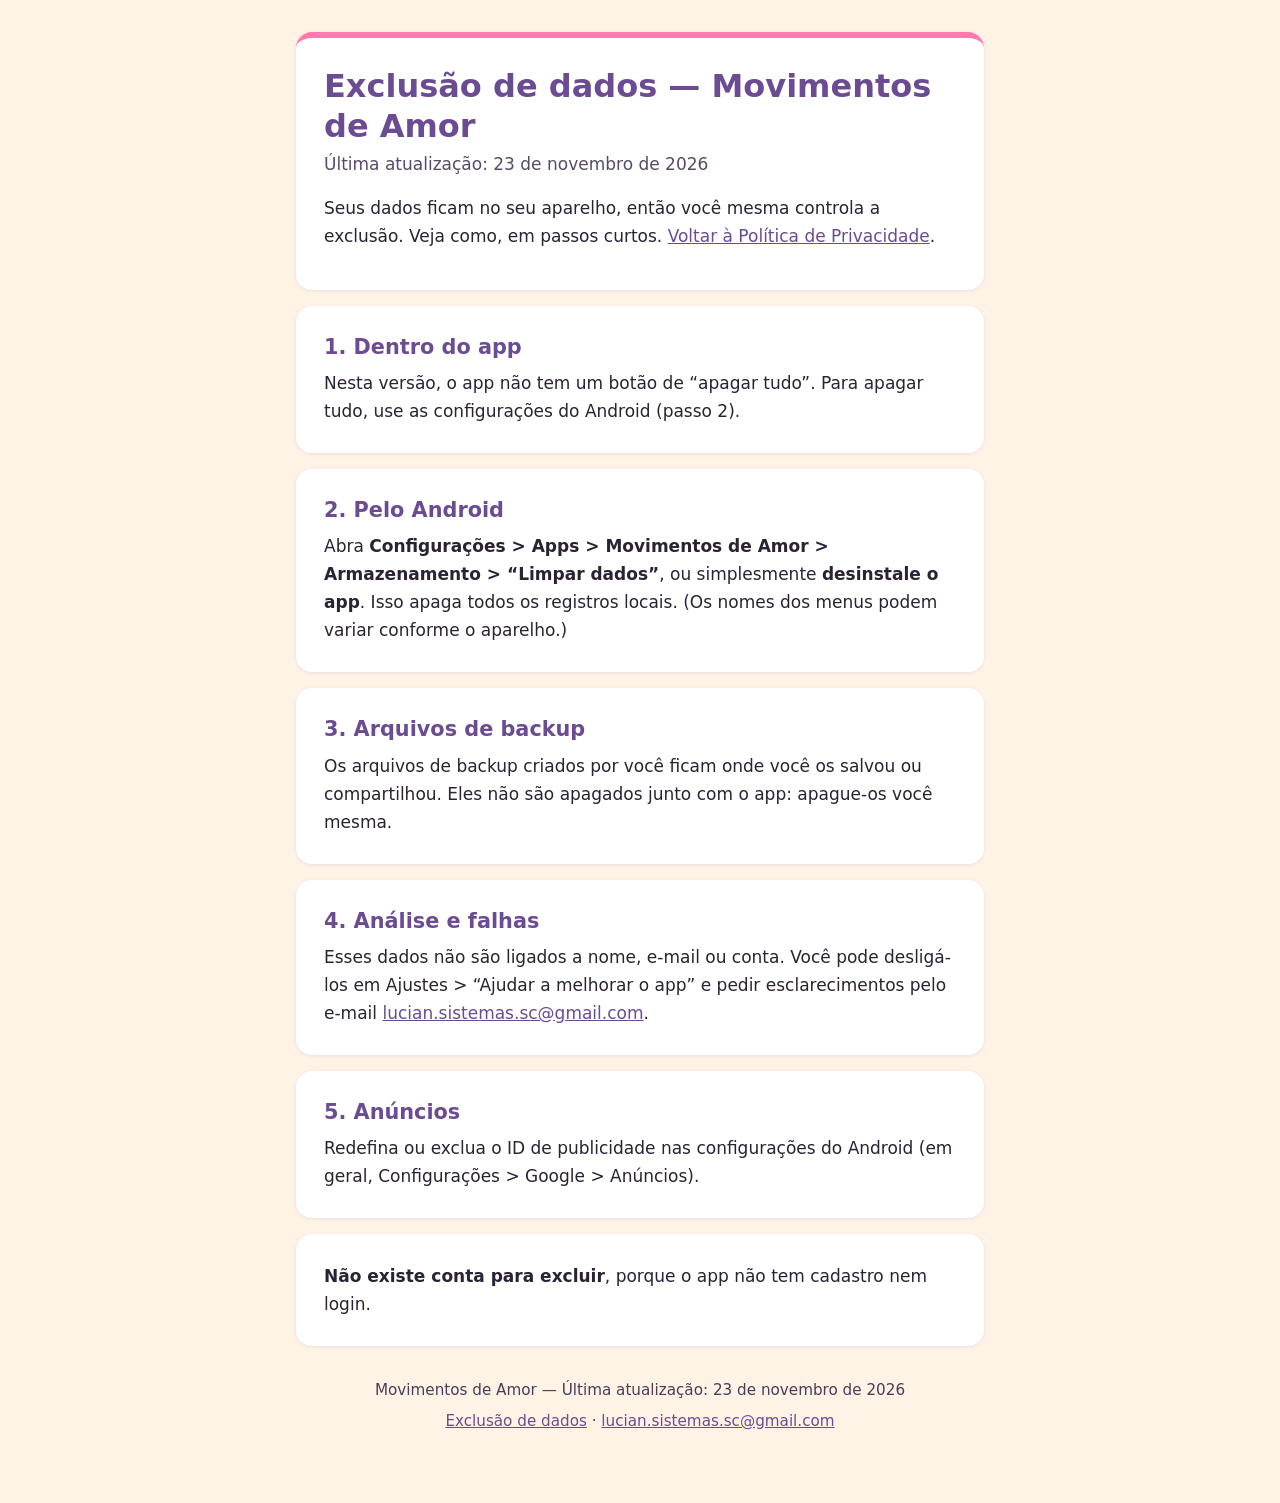
<file: exclusao-de-dados.html>
<!DOCTYPE html>
<html lang="pt-BR">
<head>
  <meta charset="utf-8">
  <meta name="viewport" content="width=device-width, initial-scale=1">
  <title>Exclusão de dados — Movimentos de Amor</title>
  <meta name="description" content="Como apagar os dados do app Movimentos de Amor: pelo Android, backups, análise e falhas, e ID de publicidade.">
  <link rel="stylesheet" href="style.css">
</head>
<body>
<div class="pagina">
  <header class="cartao">
    <h1>Exclusão de dados — Movimentos de Amor</h1>
    <p class="data">Última atualização: 23 de novembro de 2026</p>
    <p>Seus dados ficam no seu aparelho, então você mesma controla a exclusão. Veja como, em passos curtos. <a href="index.html">Voltar à Política de Privacidade</a>.</p>
  </header>

  <main>
    <section class="cartao">
      <h2>1. Dentro do app</h2>
      <p>Nesta versão, o app não tem um botão de “apagar tudo”. Para apagar tudo, use as configurações do Android (passo 2).</p>
    </section>

    <section class="cartao">
      <h2>2. Pelo Android</h2>
      <p>Abra <strong>Configurações &gt; Apps &gt; Movimentos de Amor &gt; Armazenamento &gt; “Limpar dados”</strong>, ou simplesmente <strong>desinstale o app</strong>. Isso apaga todos os registros locais. (Os nomes dos menus podem variar conforme o aparelho.)</p>
    </section>

    <section class="cartao">
      <h2>3. Arquivos de backup</h2>
      <p>Os arquivos de backup criados por você ficam onde você os salvou ou compartilhou. Eles não são apagados junto com o app: apague-os você mesma.</p>
    </section>

    <section class="cartao">
      <h2>4. Análise e falhas</h2>
      <p>Esses dados não são ligados a nome, e-mail ou conta. Você pode desligá-los em Ajustes &gt; “Ajudar a melhorar o app” e pedir esclarecimentos pelo e-mail <a href="mailto:lucian.sistemas.sc@gmail.com">lucian.sistemas.sc@gmail.com</a>.</p>
    </section>

    <section class="cartao">
      <h2>5. Anúncios</h2>
      <p>Redefina ou exclua o ID de publicidade nas configurações do Android (em geral, Configurações &gt; Google &gt; Anúncios).</p>
    </section>

    <section class="cartao">
      <p><strong>Não existe conta para excluir</strong>, porque o app não tem cadastro nem login.</p>
    </section>
  </main>

  <footer>
    <p>Movimentos de Amor — Última atualização: 23 de novembro de 2026</p>
    <p><a href="exclusao-de-dados.html">Exclusão de dados</a> · <a href="mailto:lucian.sistemas.sc@gmail.com">lucian.sistemas.sc@gmail.com</a></p>
  </footer>
</div>
</body>
</html>
</file>
<file: style.css>
:root {
  --roxo: #6b4c93;
  --rosa: #ff7aae;
  --creme: #fff3e6;
  --texto: #2b2233;
}

* { box-sizing: border-box; }

body {
  margin: 0;
  background: var(--creme);
  color: var(--texto);
  font-family: system-ui, -apple-system, "Segoe UI", Roboto, "Helvetica Neue", Arial, sans-serif;
  font-size: 1.0625rem;
  line-height: 1.65;
}

.pagina {
  max-width: 720px;
  margin: 0 auto;
  padding: 1rem;
}

a { color: var(--roxo); text-decoration: underline; }
a:hover { color: #4a3268; }
a:focus-visible {
  outline: 3px solid var(--roxo);
  outline-offset: 3px;
  border-radius: 3px;
}

.idiomas {
  display: flex;
  gap: .5rem;
  flex-wrap: wrap;
  margin: 0 0 1rem;
  padding: 0;
  list-style: none;
  font-size: .95rem;
}
.idiomas a, .idiomas span {
  display: inline-block;
  padding: .25rem .75rem;
  border: 1px solid var(--roxo);
  border-radius: 999px;
}
.idiomas span {
  background: var(--roxo);
  color: #fff;
  font-weight: 600;
}

.cartao {
  background: #fff;
  border-radius: 16px;
  padding: 1.25rem;
  margin-bottom: 1rem;
  box-shadow: 0 1px 4px rgba(107, 76, 147, .12);
}

header.cartao { border-top: 6px solid var(--rosa); }

h1 { color: var(--roxo); font-size: 1.7rem; line-height: 1.25; margin: 0 0 .25rem; }
h2 { color: var(--roxo); font-size: 1.3rem; line-height: 1.3; margin: 0 0 .5rem; }
h3 { color: var(--roxo); font-size: 1.1rem; margin: 1rem 0 .25rem; }

.data { margin: 0 0 1rem; color: #5a4a68; }

.resumo {
  background: var(--creme);
  border-left: 4px solid var(--rosa);
  border-radius: 8px;
  padding: .75rem 1rem;
}
.resumo h2 { font-size: 1.1rem; }
.resumo ul { margin: 0; padding-left: 1.2rem; }

.aviso {
  border-left: 4px solid var(--rosa);
  background: #fff7fa;
  padding: .75rem 1rem;
  border-radius: 8px;
}

ul, ol { padding-left: 1.4rem; }
li { margin-bottom: .35rem; }
p { margin: 0 0 .75rem; }
section > :last-child { margin-bottom: 0; }

.placeholder {
  background: #ffe9a8;
  color: #3d2f00;
  padding: 0 .25rem;
  border-radius: 4px;
  font-weight: 600;
}

footer { text-align: center; font-size: .95rem; padding: 1rem 0 2rem; color: #4a3d57; }
footer p { margin-bottom: .35rem; }

@media (min-width: 600px) {
  .pagina { padding: 2rem 1rem; }
  .cartao { padding: 1.75rem; }
  h1 { font-size: 2rem; }
}
</file>
